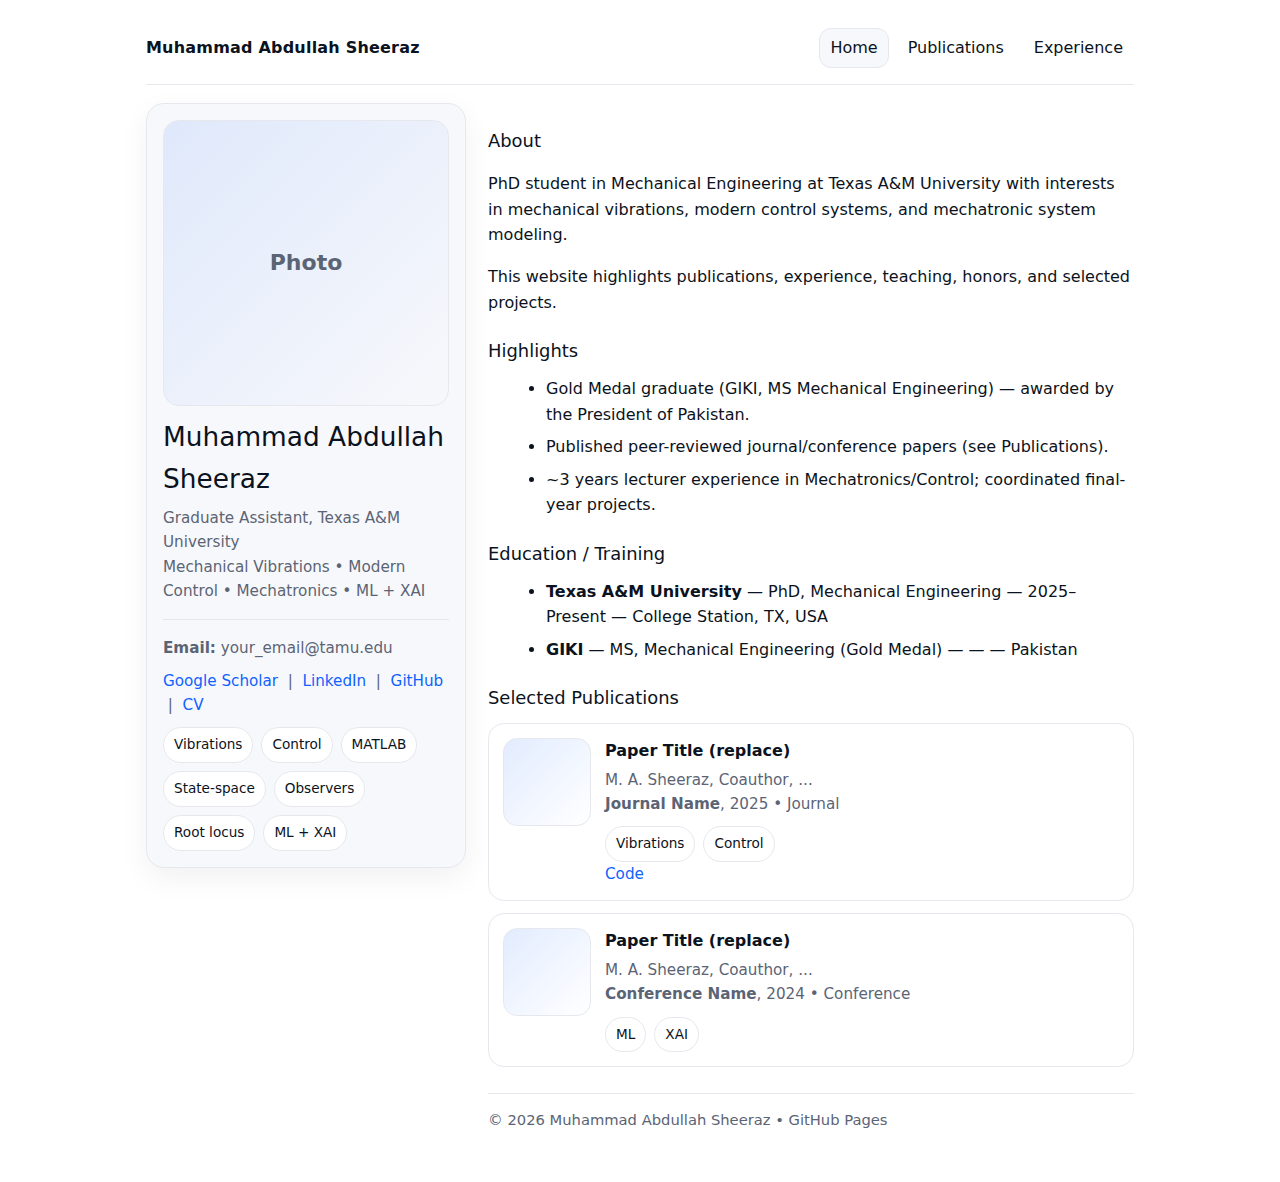
<file: index.html>
<!doctype html>
<html lang="en">
<head>
  <meta charset="utf-8"/>
  <meta name="viewport" content="width=device-width,initial-scale=1"/>
  <title>Muhammad Abdullah Sheeraz</title>
  <link rel="stylesheet" href="styles.css"/>
</head>
<body data-page="home">
<a class="skip" href="#main">Skip to content</a>
<div class="container">
  <div id="topbar" class="topbar"></div>
  <div class="grid">
    <aside id="sidebar"></aside>
    <main id="main" class="section">
      <div class="card"><div class="small">Loading… If this stays, a script is failing.</div></div>
    </main>
  </div>
</div>
<script src="debug.js"></script>
<script src="data.js"></script>
<script src="site.js"></script>
</body>
</html>
</file>
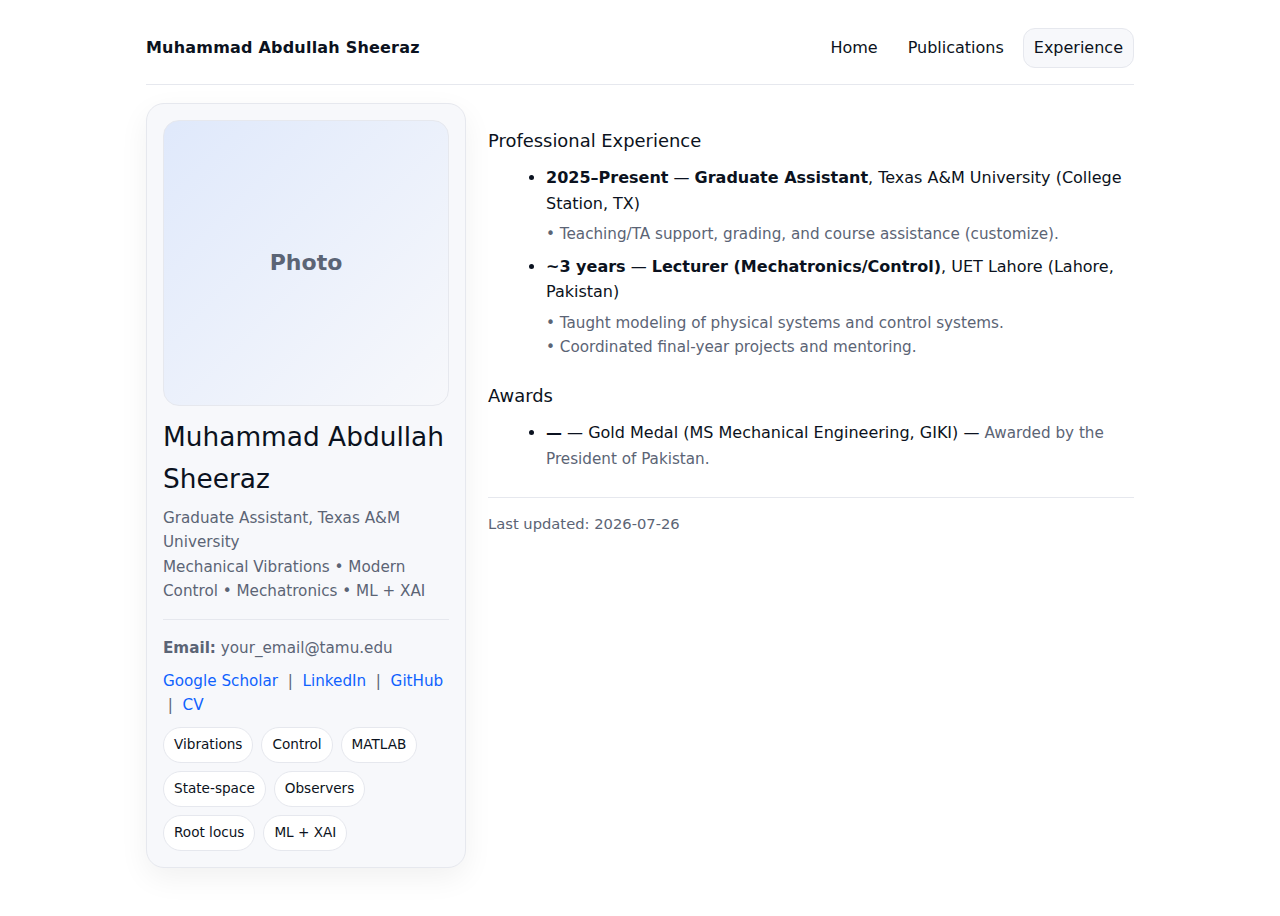
<file: experience.html>
<!doctype html>
<html lang="en">
<head>
  <meta charset="utf-8"/>
  <meta name="viewport" content="width=device-width,initial-scale=1"/>
  <title>Experience — Muhammad Abdullah Sheeraz</title>
  <link rel="stylesheet" href="styles.css"/>
</head>
<body data-page="exp">
<a class="skip" href="#main">Skip to content</a>
<div class="container">
  <div id="topbar" class="topbar"></div>
  <div class="grid">
    <aside id="sidebar"></aside>
    <main id="main" class="section">
      <div class="card"><div class="small">Loading… If this stays, a script is failing.</div></div>
    </main>
  </div>
</div>
<script src="debug.js"></script>
<script src="data.js"></script>
<script src="site.js"></script>
</body>
</html>
</file>
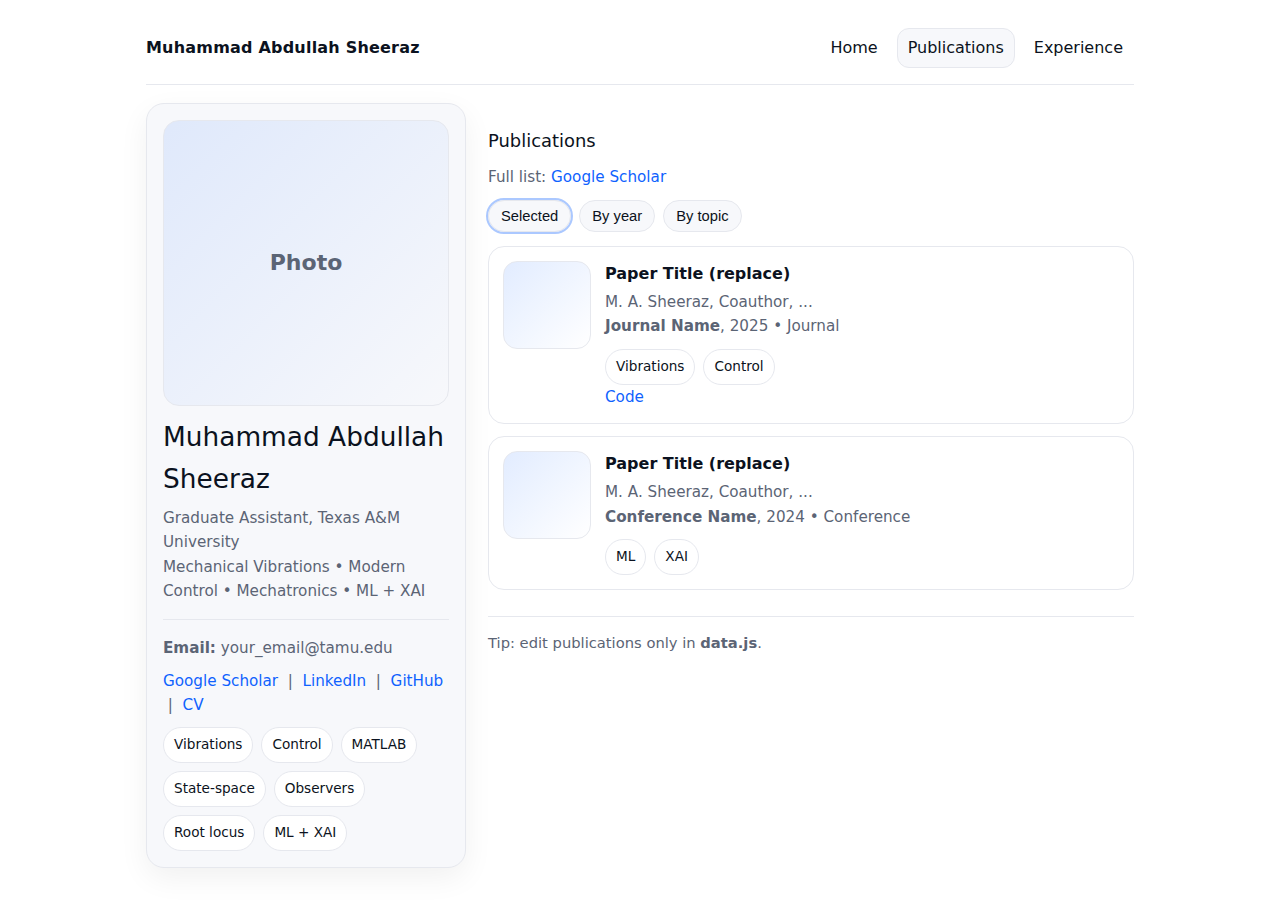
<file: publications.html>
<!doctype html>
<html lang="en">
<head>
  <meta charset="utf-8"/>
  <meta name="viewport" content="width=device-width,initial-scale=1"/>
  <title>Publications — Muhammad Abdullah Sheeraz</title>
  <link rel="stylesheet" href="styles.css"/>
</head>
<body data-page="pubs">
<a class="skip" href="#main">Skip to content</a>
<div class="container">
  <div id="topbar" class="topbar"></div>
  <div class="grid">
    <aside id="sidebar"></aside>
    <main id="main" class="section">
      <div class="card"><div class="small">Loading… If this stays, a script is failing.</div></div>
    </main>
  </div>
</div>
<script src="debug.js"></script>
<script src="data.js"></script>
<script src="site.js"></script>
</body>
</html>
</file>
<file: styles.css>
:root{
  --bg:#ffffff;
  --text:#0b1220;
  --muted:#5b6475;
  --line:#e6e8ee;
  --card:#f7f8fb;
  --link:#0f62fe;
  --chip:#ffffff;
  --shadow: 0 10px 30px rgba(0,0,0,.06);
  --radius: 18px;
}

@media (prefers-color-scheme: dark){
  :root{
    --bg:#0b0f17;
    --text:#eaf0ff;
    --muted:#b1bad0;
    --line:#1c2434;
    --card:#0f1522;
    --link:#7aa2ff;
    --chip:#0b0f17;
    --shadow: 0 10px 30px rgba(0,0,0,.35);
  }
}

*{box-sizing:border-box}
html,body{margin:0;padding:0}
body{
  font-family: system-ui, -apple-system, Segoe UI, Roboto, Helvetica, Arial;
  background:var(--bg);
  color:var(--text);
  line-height:1.6;
}

a{color:var(--link);text-decoration:none}
a:hover{text-decoration:underline}

.container{max-width:1020px;margin:0 auto;padding:18px 16px 48px}
.skip{position:absolute;left:-9999px;top:auto}
.skip:focus{left:16px;top:16px;background:var(--card);padding:10px 12px;border-radius:12px;border:1px solid var(--line);z-index:10}

.topbar{display:flex;align-items:center;justify-content:space-between;gap:12px;padding:10px 0 16px;border-bottom:1px solid var(--line);margin-bottom:18px}
.brand{font-weight:700;letter-spacing:.2px}
.nav{display:flex;flex-wrap:wrap;gap:8px;justify-content:flex-end}
.nav a{padding:6px 10px;border-radius:12px;color:var(--text);border:1px solid transparent}
.nav a.active{background:var(--card);border-color:var(--line)}
.nav a:hover{background:var(--card);border-color:var(--line);text-decoration:none}

.grid{display:grid;grid-template-columns:320px 1fr;gap:22px;align-items:start}
@media (max-width: 900px){ .grid{grid-template-columns:1fr} }

.card{
  background:var(--card);
  border:1px solid var(--line);
  border-radius:var(--radius);
  padding:16px;
  box-shadow: var(--shadow);
}

.avatar{
  width:100%;
  aspect-ratio: 1 / 1;
  border-radius: 16px;
  border:1px solid var(--line);
  background:linear-gradient(135deg, rgba(15,98,254,.10), rgba(0,0,0,0));
  display:flex;
  align-items:center;
  justify-content:center;
  font-weight:700;
  font-size: 22px;
  color: var(--muted);
}

.h1{font-size:1.65rem;margin:10px 0 6px}
.h2{font-size:1.12rem;margin:22px 0 10px}
.small{color:var(--muted);font-size:.95rem}
.hr{border:none;border-top:1px solid var(--line);margin:16px 0}

.chips{display:flex;flex-wrap:wrap;gap:8px;margin-top:10px}
.chip{font-size:.85rem;background:var(--chip);border:1px solid var(--line);padding:6px 10px;border-radius:999px}

.list{margin:8px 0 0 18px}
.list li{margin:7px 0}

.section{padding:2px 0}
.footer{margin-top:26px;padding-top:14px;border-top:1px solid var(--line);color:var(--muted);font-size:.92rem}

.pub{
  display:grid;
  grid-template-columns: 88px 1fr;
  gap:14px;
  padding:14px;
  border-radius: 16px;
  border:1px solid var(--line);
  background: rgba(255,255,255,.0);
}
@media (prefers-color-scheme: dark){ .pub{background: rgba(255,255,255,.02);} }
.pub + .pub{margin-top:12px}
.cover{
  width:88px;height:88px;border-radius:14px;border:1px solid var(--line);
  background:linear-gradient(135deg, rgba(15,98,254,.12), rgba(0,0,0,0));
}
.pubtitle{font-weight:700;margin:0 0 4px}
.pmeta{color:var(--muted);font-size:.95rem}
.plinks a{margin-right:10px}
.filters{display:flex;flex-wrap:wrap;gap:8px;margin:10px 0 14px}
.btn{
  cursor:pointer;
  border:1px solid var(--line);
  background:var(--card);
  color:var(--text);
  border-radius: 999px;
  padding:7px 12px;
  font-size:.92rem;
}
.btn.active{outline:2px solid rgba(15,98,254,.35)}
</file>
